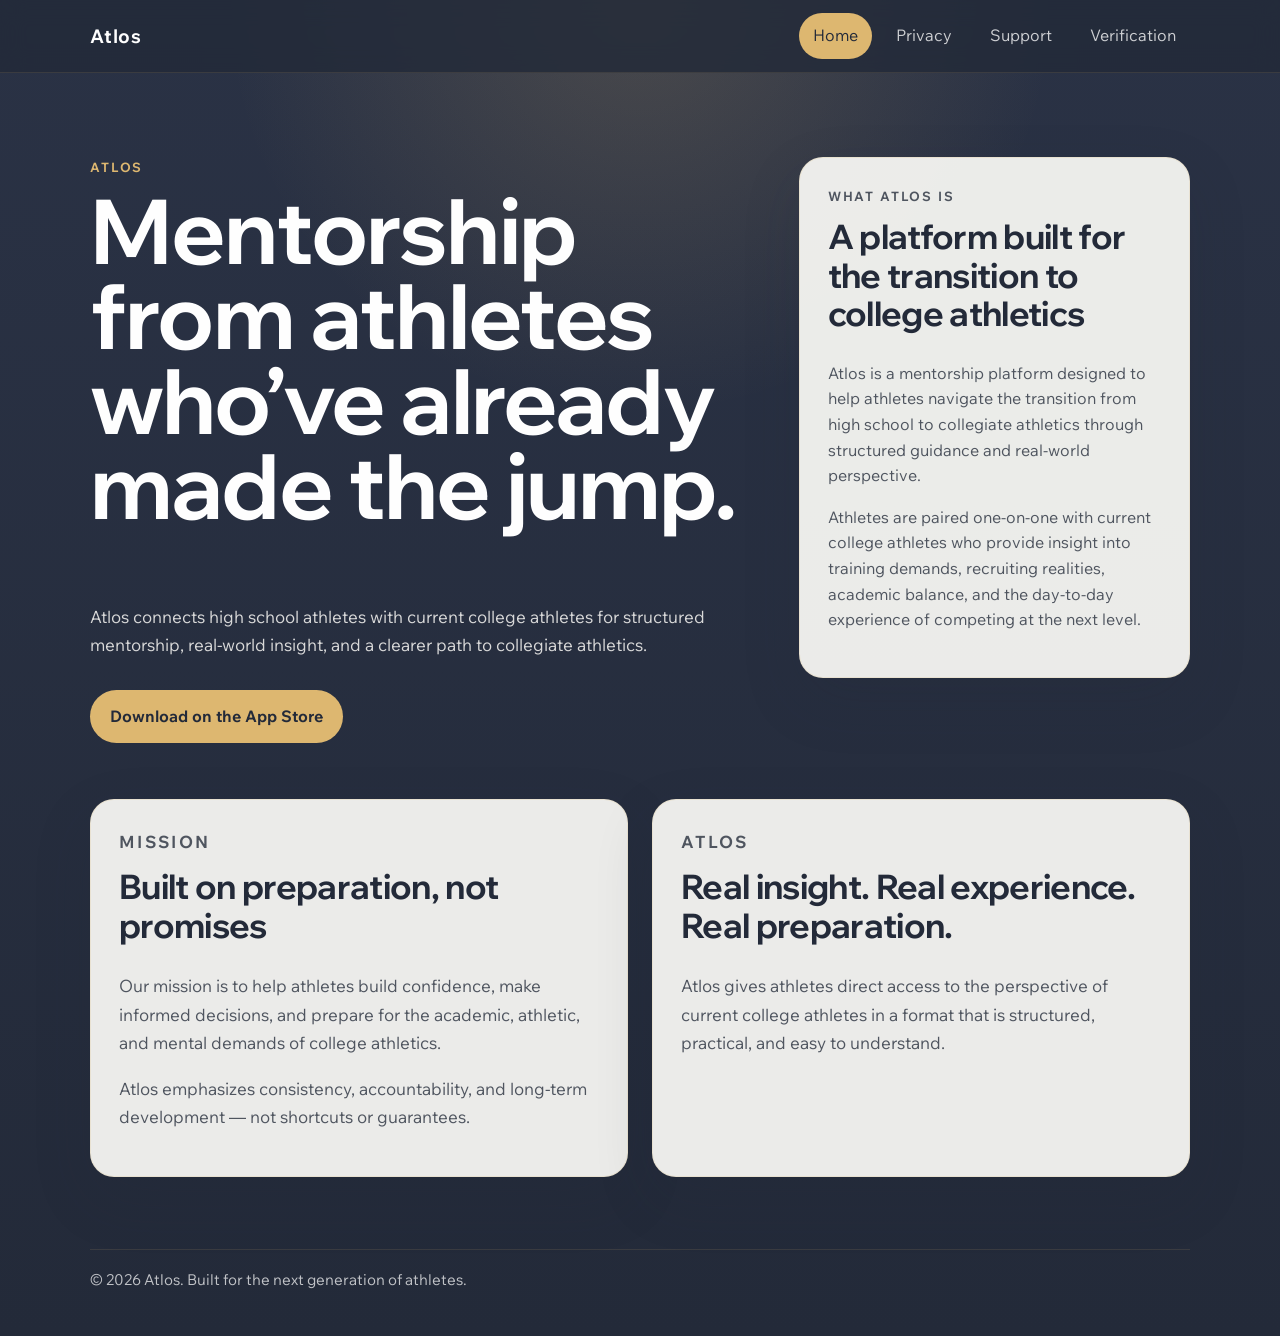
<file: index.html>
<!doctype html>
<html lang="en">
  <head>
    <meta charset="utf-8">
    <meta name="viewport" content="width=device-width, initial-scale=1">
    <title>Atlos</title>
    <meta
      name="description"
      content="Atlos offers a clear, professional home for mentorship, support, and credential verification."
    >
    <link rel="stylesheet" href="./styles.css">
  </head>
  <body>
    <header class="site-header">
      <div class="container nav-wrap">
        <a class="brand" href="/">Atlos</a>
        <nav class="site-nav" aria-label="Primary navigation">
          <a class="active" href="/">Home</a>
          <a href="/privacy/">Privacy</a>
          <a href="/support/">Support</a>
          <a href="/verify/">Verification</a>
        </nav>
      </div>
    </header>

    <main>
      <section class="hero">
        <div class="container hero-grid">
          <div>
            <p class="eyebrow">Atlos</p>
            <h1>Mentorship from athletes who&rsquo;ve already made the jump.</h1>
            <p class="lede">
              Atlos connects high school athletes with current college athletes
              for structured mentorship, real-world insight, and a clearer path
              to collegiate athletics.
            </p>
            <div class="actions">
              <a
                class="button"
                href="https://apps.apple.com/us/app/atlos-athlete-network/id6756862437"
              >
                Download on the App Store
              </a>
            </div>
          </div>
          <aside class="feature-card" aria-label="Atlos overview">
            <p class="section-label">What Atlos Is</p>
            <h2>A platform built for the transition to college athletics</h2>
            <p>
              Atlos is a mentorship platform designed to help athletes navigate
              the transition from high school to collegiate athletics through
              structured guidance and real-world perspective.
            </p>
            <p>
              Athletes are paired one-on-one with current college athletes who
              provide insight into training demands, recruiting realities,
              academic balance, and the day-to-day experience of competing at
              the next level.
            </p>
          </aside>
        </div>
      </section>

      <section class="section">
        <div class="container split-grid">
          <article class="panel">
            <p class="section-label">Mission</p>
            <h2>Built on preparation, not promises</h2>
            <p>
              Our mission is to help athletes build confidence, make informed
              decisions, and prepare for the academic, athletic, and mental
              demands of college athletics.
            </p>
            <p>
              Atlos emphasizes consistency, accountability, and long-term
              development &mdash; not shortcuts or guarantees.
            </p>
          </article>
          <article class="panel">
            <p class="section-label">Atlos</p>
            <h2>Real insight. Real experience. Real preparation.</h2>
            <p>
              Atlos gives athletes direct access to the perspective of current
              college athletes in a format that is structured, practical, and
              easy to understand.
            </p>
          </article>
        </div>
      </section>
    </main>

    <footer class="site-footer">
      <div class="container footer-wrap">
        <p>&copy; 2026 Atlos. Built for the next generation of athletes.</p>
      </div>
    </footer>
  </body>
  </html>
</file>
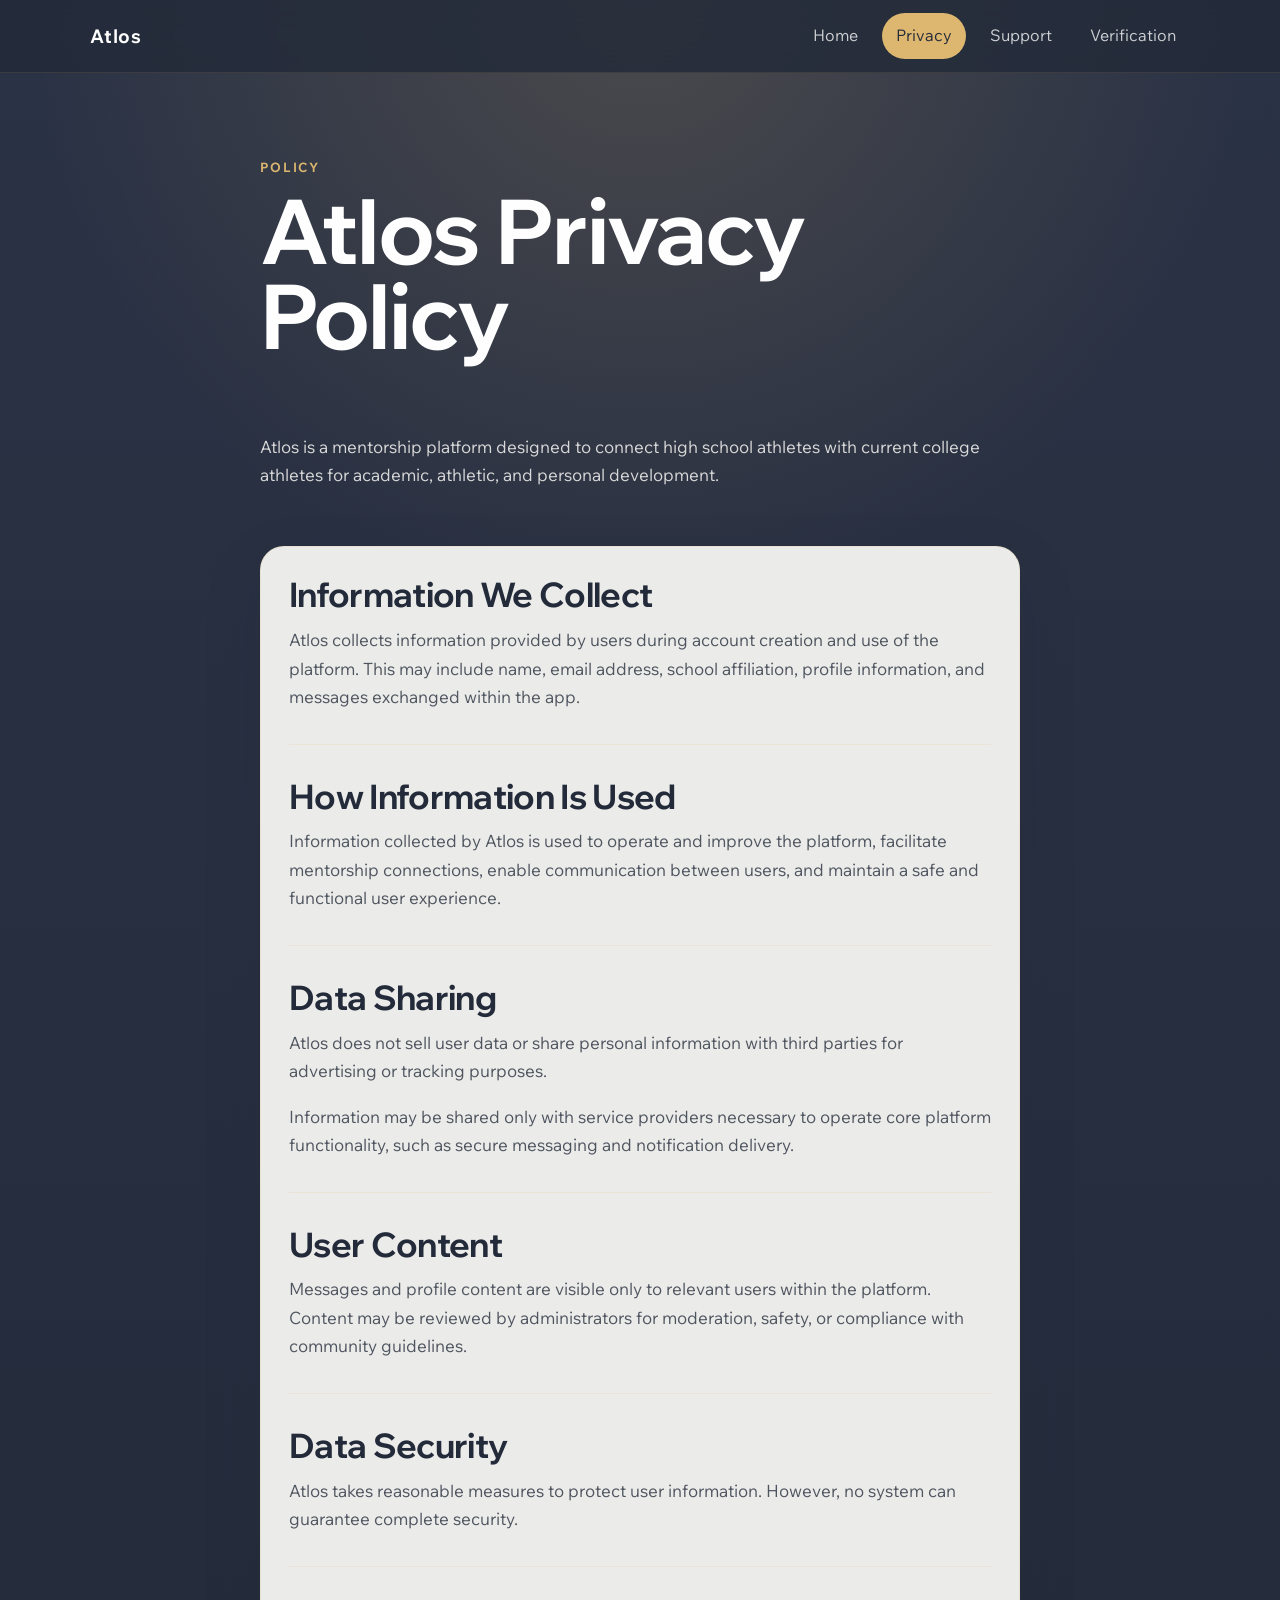
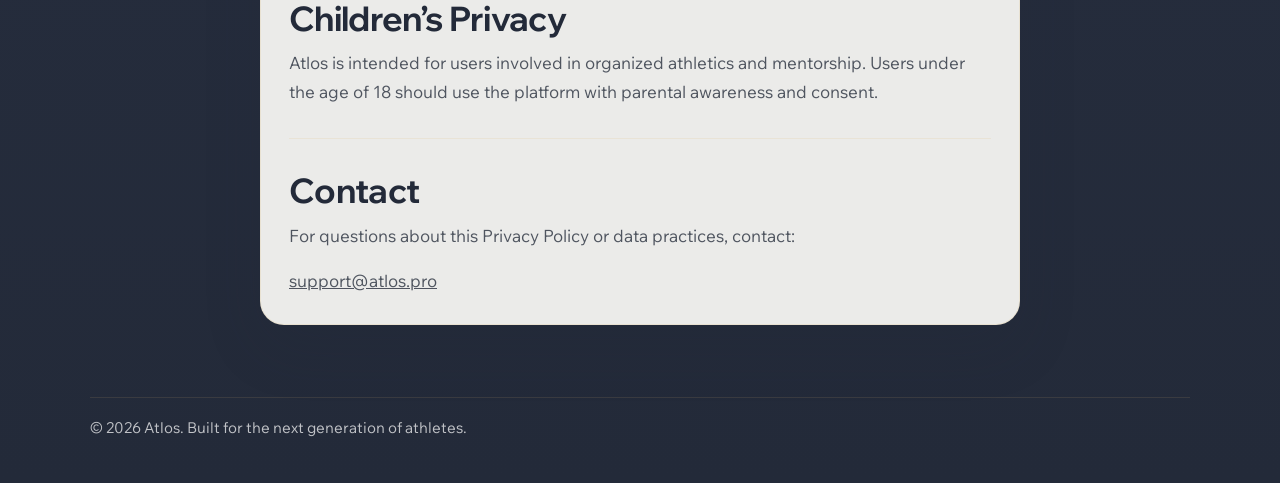
<file: privacy/index.html>
<!doctype html>
<html lang="en">
  <head>
    <meta charset="utf-8">
    <meta name="viewport" content="width=device-width, initial-scale=1">
    <title>Privacy Policy | Atlos</title>
    <meta
      name="description"
      content="Privacy policy information for Atlos."
    >
    <link rel="stylesheet" href="../styles.css">
  </head>
  <body>
    <header class="site-header">
      <div class="container nav-wrap">
        <a class="brand" href="/">Atlos</a>
        <nav class="site-nav" aria-label="Primary navigation">
          <a href="/">Home</a>
          <a class="active" href="/privacy/">Privacy</a>
          <a href="/support/">Support</a>
          <a href="/verify/">Verification</a>
        </nav>
      </div>
    </header>

    <main class="page-main">
      <section class="page-hero">
        <div class="container narrow">
          <p class="eyebrow">Policy</p>
          <h1>Atlos Privacy Policy</h1>
          <p class="lede">
            Atlos is a mentorship platform designed to connect high school
            athletes with current college athletes for academic, athletic, and
            personal development.
          </p>
        </div>
      </section>

      <section class="section">
        <div class="container narrow">
          <article class="content-card">
            <section class="policy-section">
              <h2>Information We Collect</h2>
              <p>
                Atlos collects information provided by users during account
                creation and use of the platform. This may include name, email
                address, school affiliation, profile information, and messages
                exchanged within the app.
              </p>
            </section>

            <section class="policy-section">
              <h2>How Information Is Used</h2>
              <p>
                Information collected by Atlos is used to operate and improve the
                platform, facilitate mentorship connections, enable communication
                between users, and maintain a safe and functional user
                experience.
              </p>
            </section>

            <section class="policy-section">
              <h2>Data Sharing</h2>
              <p>
                Atlos does not sell user data or share personal information with
                third parties for advertising or tracking purposes.
              </p>
              <p>
                Information may be shared only with service providers necessary
                to operate core platform functionality, such as secure messaging
                and notification delivery.
              </p>
            </section>

            <section class="policy-section">
              <h2>User Content</h2>
              <p>
                Messages and profile content are visible only to relevant users
                within the platform. Content may be reviewed by administrators
                for moderation, safety, or compliance with community guidelines.
              </p>
            </section>

            <section class="policy-section">
              <h2>Data Security</h2>
              <p>
                Atlos takes reasonable measures to protect user information.
                However, no system can guarantee complete security.
              </p>
            </section>

            <section class="policy-section">
              <h2>Children&rsquo;s Privacy</h2>
              <p>
                Atlos is intended for users involved in organized athletics and
                mentorship. Users under the age of 18 should use the platform
                with parental awareness and consent.
              </p>
            </section>

            <section class="policy-section">
              <h2>Contact</h2>
              <p>For questions about this Privacy Policy or data practices, contact:</p>
              <p><a href="mailto:support@atlos.pro">support@atlos.pro</a></p>
            </section>
          </article>
        </div>
      </section>
    </main>

    <footer class="site-footer">
      <div class="container footer-wrap">
        <p>&copy; 2026 Atlos. Built for the next generation of athletes.</p>
      </div>
    </footer>
  </body>
  </html>
</file>
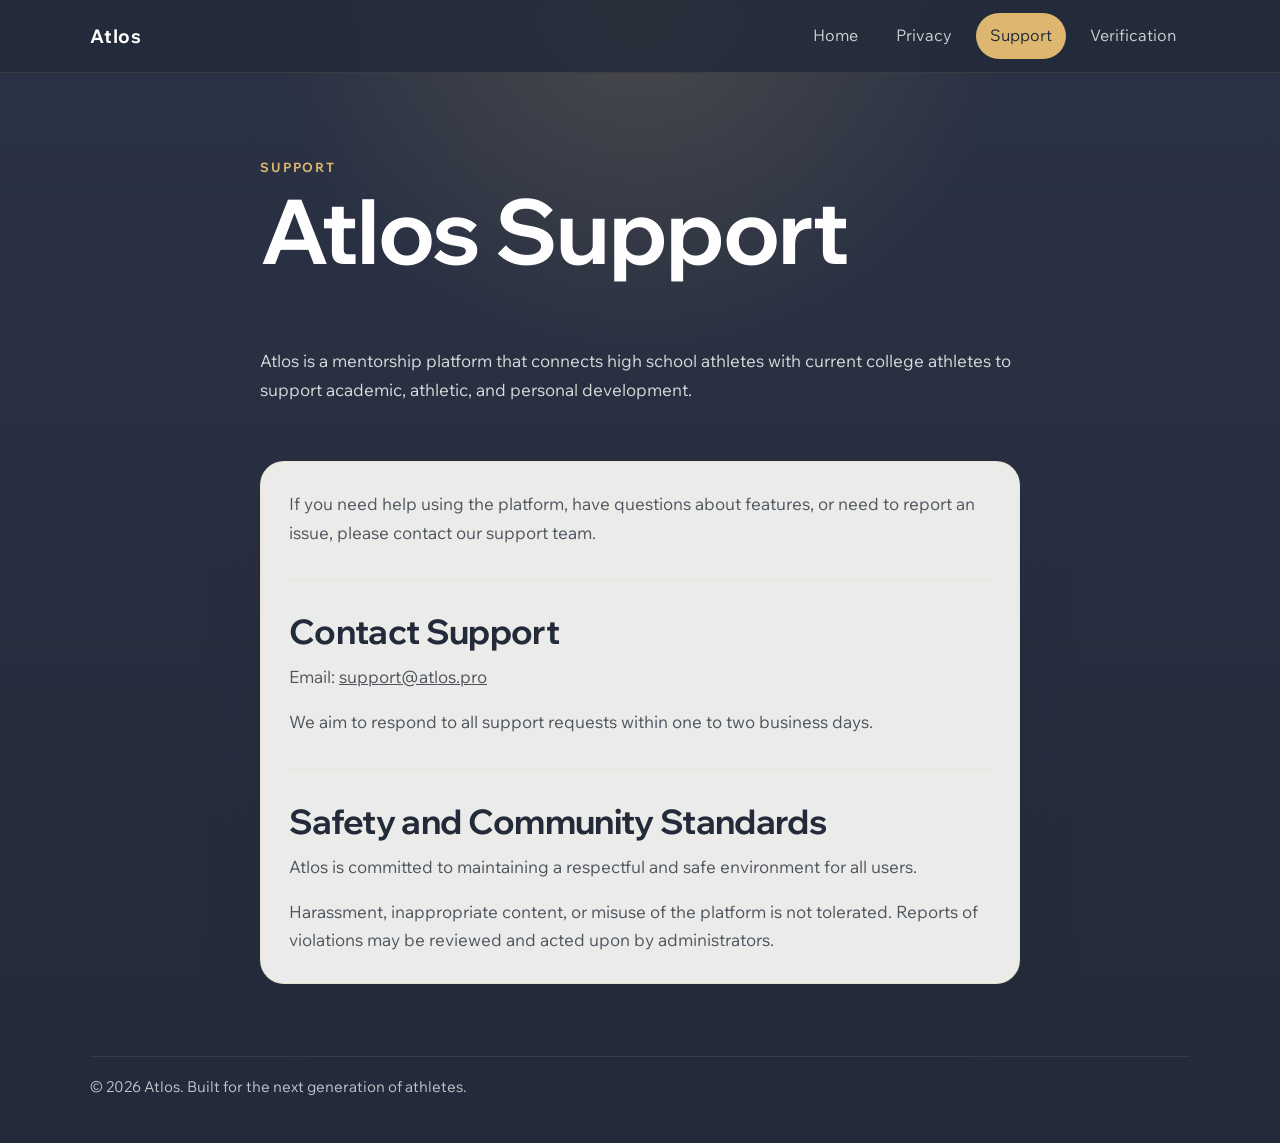
<file: support/index.html>
<!doctype html>
<html lang="en">
  <head>
    <meta charset="utf-8">
    <meta name="viewport" content="width=device-width, initial-scale=1">
    <title>Support | Atlos</title>
    <meta
      name="description"
      content="Support information for Atlos."
    >
    <link rel="stylesheet" href="../styles.css">
  </head>
  <body>
    <header class="site-header">
      <div class="container nav-wrap">
        <a class="brand" href="/">Atlos</a>
        <nav class="site-nav" aria-label="Primary navigation">
          <a href="/">Home</a>
          <a href="/privacy/">Privacy</a>
          <a class="active" href="/support/">Support</a>
          <a href="/verify/">Verification</a>
        </nav>
      </div>
    </header>

    <main class="page-main">
      <section class="page-hero">
        <div class="container narrow">
          <p class="eyebrow">Support</p>
          <h1>Atlos Support</h1>
          <p class="lede">
            Atlos is a mentorship platform that connects high school athletes
            with current college athletes to support academic, athletic, and
            personal development.
          </p>
        </div>
      </section>

      <section class="section">
        <div class="container narrow">
          <article class="content-card">
            <section class="policy-section">
              <p>
                If you need help using the platform, have questions about
                features, or need to report an issue, please contact our support
                team.
              </p>
            </section>

            <section class="policy-section">
              <h2>Contact Support</h2>
              <p>Email: <a href="mailto:support@atlos.pro">support@atlos.pro</a></p>
              <p>
                We aim to respond to all support requests within one to two
                business days.
              </p>
            </section>

            <section class="policy-section">
              <h2>Safety and Community Standards</h2>
              <p>
                Atlos is committed to maintaining a respectful and safe
                environment for all users.
              </p>
              <p>
                Harassment, inappropriate content, or misuse of the platform is
                not tolerated. Reports of violations may be reviewed and acted
                upon by administrators.
              </p>
            </section>
          </article>
        </div>
      </section>
    </main>

    <footer class="site-footer">
      <div class="container footer-wrap">
        <p>&copy; 2026 Atlos. Built for the next generation of athletes.</p>
      </div>
    </footer>
  </body>
  </html>
</file>
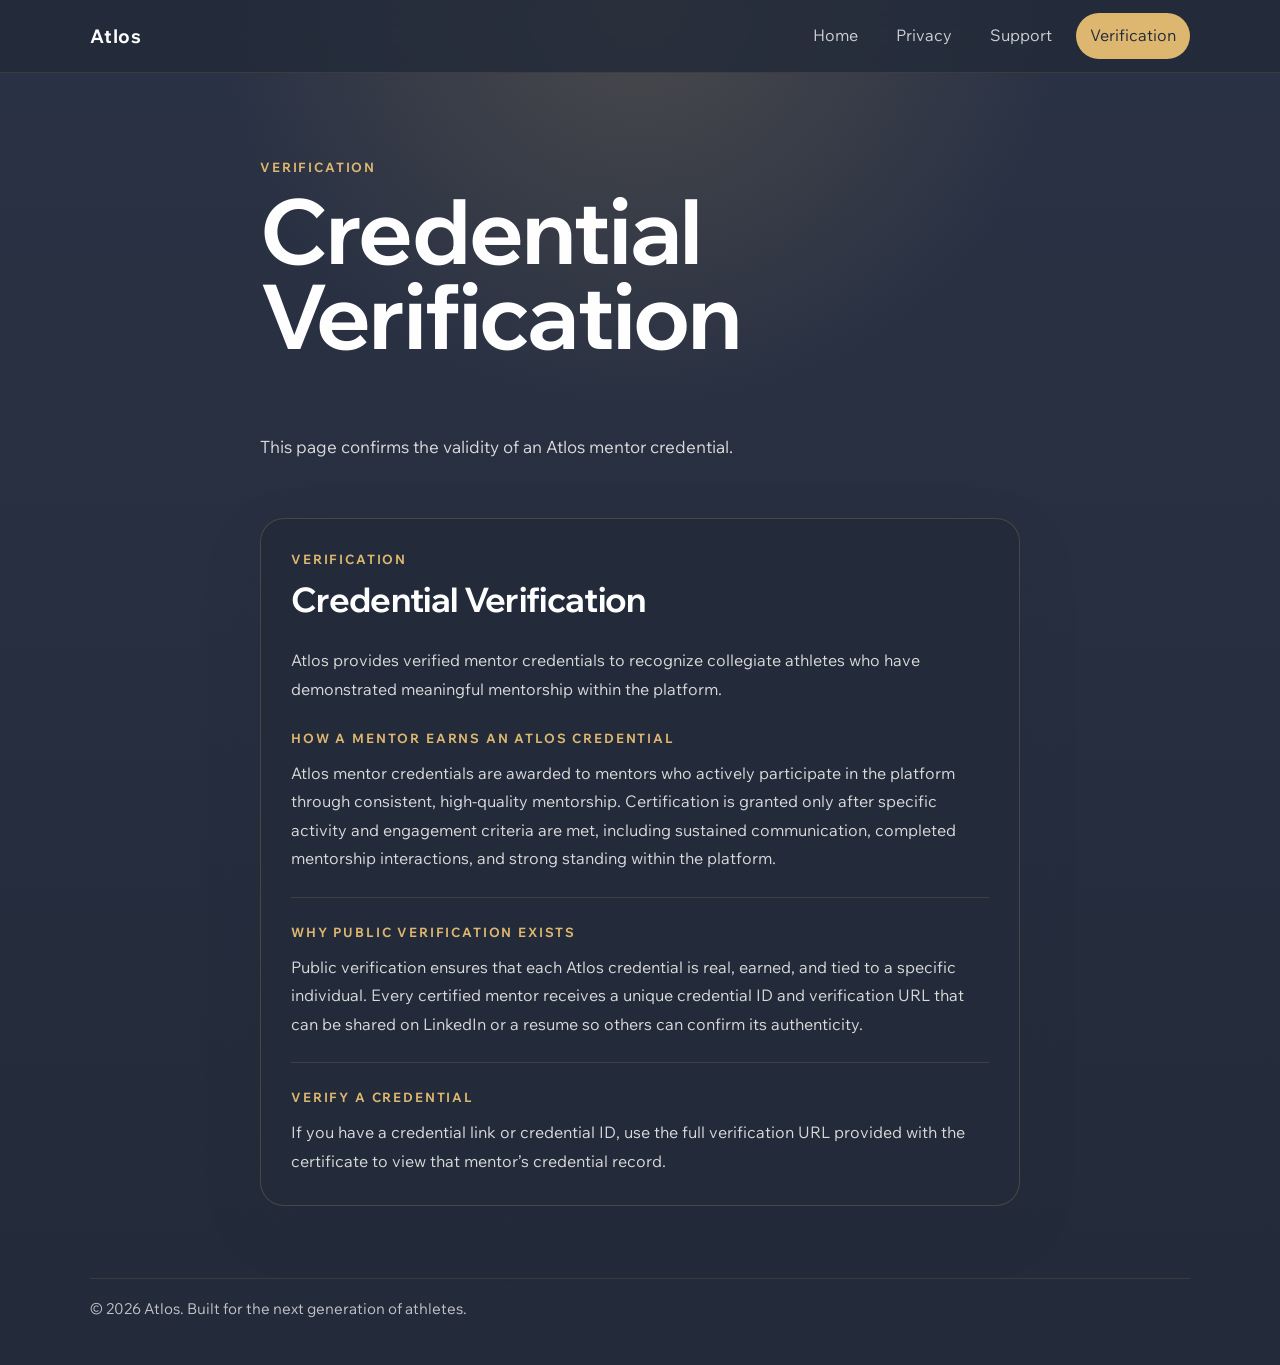
<file: verification/index.html>
<!doctype html>
<html lang="en">
  <head>
    <meta charset="utf-8">
    <meta
      http-equiv="refresh"
      content="0; url=/verify/"
    >
    <meta name="viewport" content="width=device-width, initial-scale=1">
    <title>Redirecting | Atlos</title>
    <script>
      const target = `/verify/${window.location.search || ""}`;
      window.location.replace(target);
    </script>
  </head>
  <body></body>
  </html>
</file>
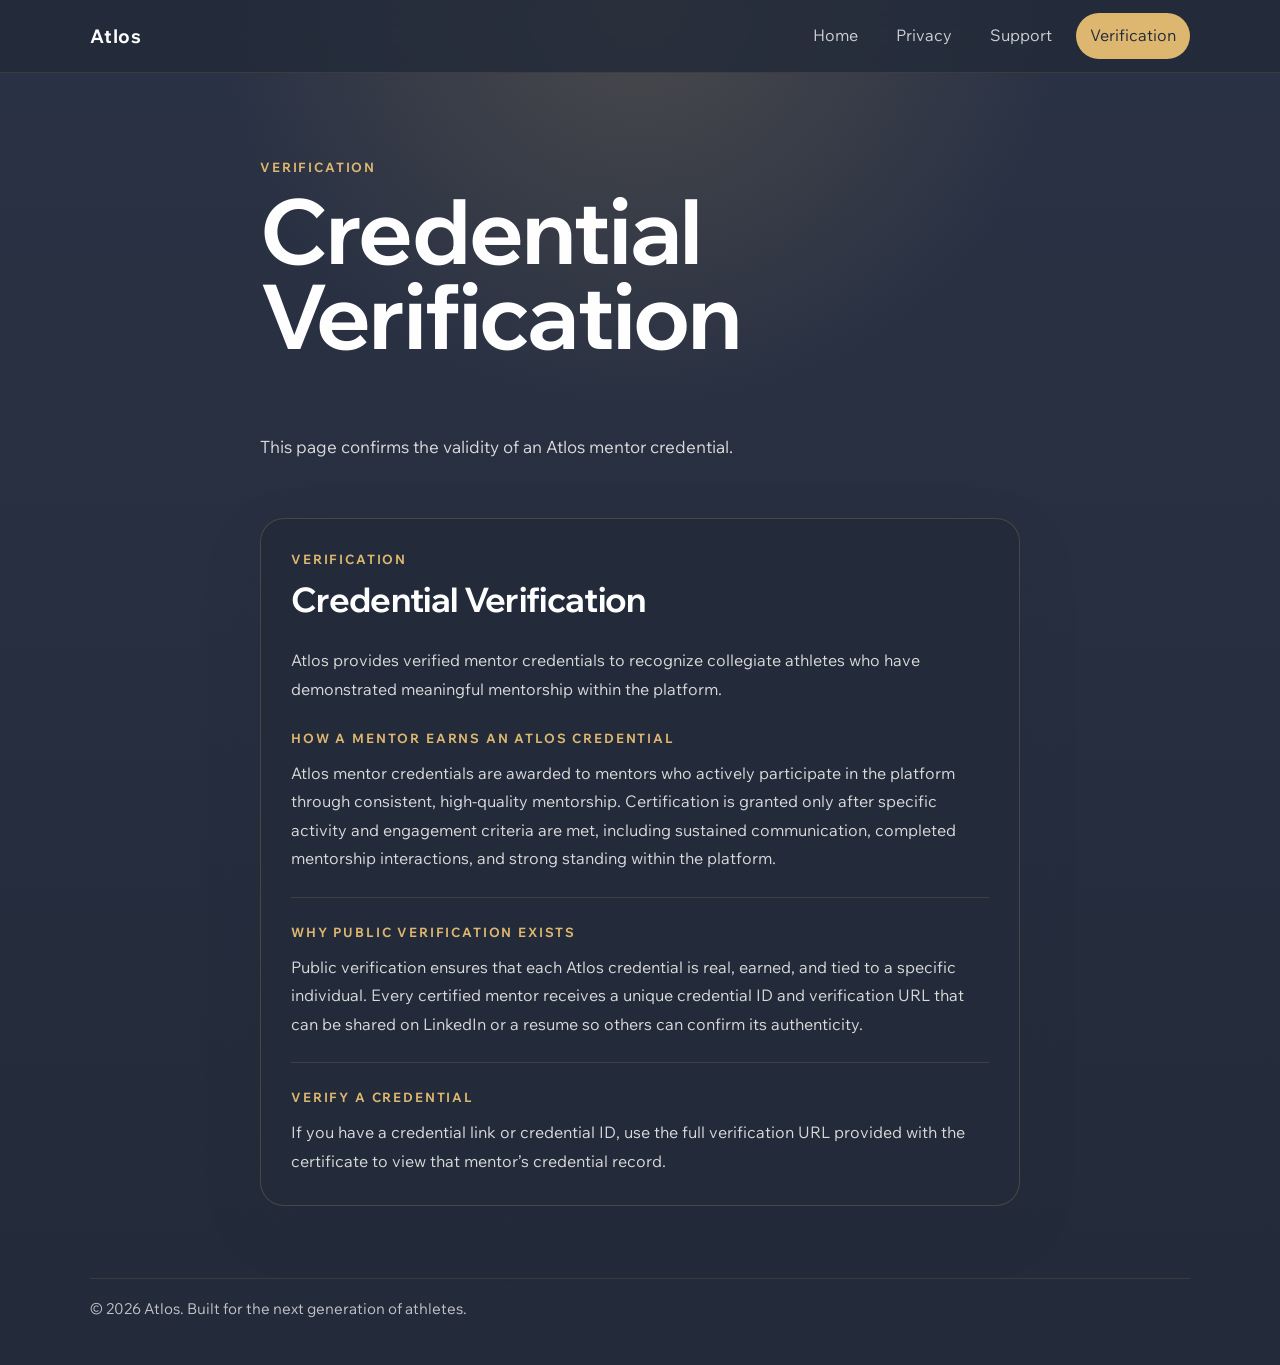
<file: verify/index.html>
<!doctype html>
<html lang="en">
  <head>
    <meta charset="utf-8">
    <meta name="viewport" content="width=device-width, initial-scale=1">
    <title>Credential Verification | Atlos</title>
    <meta
      name="description"
      content="Verify Atlos mentor credentials by credential ID."
    >
    <link rel="stylesheet" href="../styles.css">
  </head>
  <body>
    <header class="site-header">
      <div class="container nav-wrap">
        <a class="brand" href="/">Atlos</a>
        <nav class="site-nav" aria-label="Primary navigation">
          <a href="/">Home</a>
          <a href="/privacy/">Privacy</a>
          <a href="/support/">Support</a>
          <a class="active" href="/verify/">Verification</a>
        </nav>
      </div>
    </header>

    <main class="page-main">
      <section class="page-hero">
        <div class="container narrow">
          <p class="eyebrow">Verification</p>
          <h1>Credential Verification</h1>
          <p class="lede">
            This page confirms the validity of an Atlos mentor credential.
          </p>
        </div>
      </section>

      <section class="section">
        <div class="container narrow">
          <article class="verification-card" id="verification-card" hidden>
            <div class="verification-header">
              <div>
                <p class="section-label">Mentor Information</p>
                <h2 id="credential-name">Loading...</h2>
                <p class="verification-subtitle" id="credential-title"></p>
              </div>
              <span class="status-badge" id="credential-status-badge"></span>
            </div>

            <div class="verification-section">
              <p class="section-label">Credential Details</p>
            </div>

            <div class="verification-grid">
              <div class="detail-item">
                <p class="detail-label">Credential ID</p>
                <p class="detail-value" id="credential-id"></p>
              </div>
              <div class="detail-item">
                <p class="detail-label">Issue Date</p>
                <p class="detail-value" id="credential-issue-date"></p>
              </div>
              <div class="detail-item">
                <p class="detail-label">Status</p>
                <p class="detail-value" id="credential-status"></p>
              </div>
            </div>

            <div class="verification-section top-gap">
              <p class="section-label">Description</p>
              <p class="verification-copy" id="credential-description"></p>
            </div>
          </article>

          <article class="verification-card verification-state" id="verification-message">
            <p class="section-label">Verification</p>
            <h2 id="message-title">Credential Verification</h2>
            <p class="verification-copy" id="message-body">
              Atlos provides verified mentor credentials to recognize collegiate
              athletes who have demonstrated meaningful mentorship within the
              platform.
            </p>

            <div class="verification-section top-gap info-section">
              <p class="section-label">How a mentor earns an Atlos credential</p>
              <p class="verification-copy">
                Atlos mentor credentials are awarded to mentors who actively
                participate in the platform through consistent, high-quality
                mentorship. Certification is granted only after specific
                activity and engagement criteria are met, including sustained
                communication, completed mentorship interactions, and strong
                standing within the platform.
              </p>
            </div>

            <div class="verification-section top-gap info-section">
              <p class="section-label">Why public verification exists</p>
              <p class="verification-copy">
                Public verification ensures that each Atlos credential is real,
                earned, and tied to a specific individual. Every certified
                mentor receives a unique credential ID and verification URL that
                can be shared on LinkedIn or a resume so others can confirm its
                authenticity.
              </p>
            </div>

            <div class="verification-section top-gap info-section">
              <p class="section-label">Verify a credential</p>
              <p class="verification-copy">
                If you have a credential link or credential ID, use the full
                verification URL provided with the certificate to view that
                mentor&rsquo;s credential record.
              </p>
            </div>
          </article>
        </div>
      </section>
    </main>

    <footer class="site-footer">
      <div class="container footer-wrap">
        <p>&copy; 2026 Atlos. Built for the next generation of athletes.</p>
      </div>
    </footer>

    <script src="./verify.js" defer></script>
  </body>
  </html>
</file>
<file: styles.css>
@import url("https://fonts.googleapis.com/css2?family=Wix+Madefor+Display:wght@400;500;600;700;800&family=Wix+Madefor+Text:ital,wght@0,400;0,500;0,600;0,700;1,400;1,500&display=swap");

:root {
  --bg: #f4f4f1;
  --surface: #232a39;
  --surface-strong: #232a39;
  --text: #fefefe;
  --muted: #d9d9d9;
  --accent: #ddb770;
  --accent-strong: #c8a15f;
  --line: rgba(221, 183, 112, 0.2);
  --shadow: 0 22px 60px rgba(35, 42, 57, 0.14);
}

* {
  box-sizing: border-box;
}

html {
  min-height: 100%;
}

body {
  margin: 0;
  min-height: 100vh;
  background:
    radial-gradient(circle at top, rgba(221, 183, 112, 0.18), transparent 28%),
    linear-gradient(180deg, #2a3245 0%, var(--surface-strong) 100%);
  color: var(--text);
  font-family: "Wix Madefor Text", "Helvetica Neue", Arial, sans-serif;
  font-size: 16px;
  line-height: 1.6;
}

a {
  color: inherit;
}

main {
  display: block;
}

.container {
  width: min(1100px, calc(100% - 40px));
  margin: 0 auto;
}

.narrow {
  width: min(760px, 100%);
}

.site-header {
  position: sticky;
  top: 0;
  z-index: 10;
  backdrop-filter: blur(12px);
  background: rgba(35, 42, 57, 0.82);
  border-bottom: 1px solid rgba(221, 183, 112, 0.12);
}

.nav-wrap,
.footer-wrap {
  display: flex;
  align-items: center;
  justify-content: space-between;
  gap: 20px;
}

.nav-wrap {
  min-height: 72px;
}

.brand {
  font-size: 1.2rem;
  font-weight: 700;
  letter-spacing: 0.04em;
  text-decoration: none;
  color: var(--text);
}

.site-nav {
  display: flex;
  flex-wrap: wrap;
  gap: 10px;
}

.site-nav a {
  padding: 10px 14px;
  border-radius: 999px;
  color: rgba(254, 254, 254, 0.78);
  text-decoration: none;
  transition: background 150ms ease, color 150ms ease;
}

.site-nav a:hover,
.site-nav a:focus-visible,
.site-nav a.active {
  background: var(--accent);
  color: #232a39;
}

.hero,
.page-hero {
  padding: 84px 0 28px;
}

.hero-grid,
.split-grid {
  display: grid;
  gap: 24px;
}

.hero-grid {
  grid-template-columns: minmax(0, 1.4fr) minmax(280px, 0.8fr);
  align-items: start;
}

.split-grid {
  grid-template-columns: repeat(2, minmax(0, 1fr));
}

.section {
  padding: 28px 0 72px;
}

.page-main .section {
  padding-top: 12px;
}

.eyebrow,
.section-label,
.placeholder-label,
.detail-label {
  margin: 0 0 10px;
  color: var(--accent);
  font-size: 0.82rem;
  font-weight: 700;
  letter-spacing: 0.14em;
  text-transform: uppercase;
}

h1,
h2,
h3,
p {
  margin-top: 0;
}

h1,
h2,
h3 {
  font-family: "Wix Madefor Display", "Helvetica Neue", Arial, sans-serif;
  font-weight: 700;
  letter-spacing: -0.02em;
}

h1 {
  max-width: 12ch;
  font-size: clamp(3rem, 7vw, 5.8rem);
  line-height: 0.95;
}

h2 {
  font-size: clamp(1.6rem, 3vw, 2.1rem);
  line-height: 1.15;
}

h3 {
  font-size: clamp(1.2rem, 2vw, 1.4rem);
  line-height: 1.2;
}

.hero h1,
.page-hero h1 {
  color: var(--text);
}

.lede,
.panel p,
.content-card p,
.detail-value {
  color: var(--muted);
  font-size: 1.05rem;
  line-height: 1.7;
}

.feature-card,
.panel,
.content-card {
  color: #232a39;
}

.actions {
  display: flex;
  flex-wrap: wrap;
  gap: 14px;
  margin-top: 30px;
}

.button {
  display: inline-block;
  padding: 14px 20px;
  border-radius: 999px;
  background: var(--accent);
  color: #232a39;
  text-decoration: none;
  font-family: "Wix Madefor Text", "Helvetica Neue", Arial, sans-serif;
  font-weight: 700;
  transition: transform 150ms ease, background 150ms ease;
}

.button.secondary {
  background: transparent;
  color: var(--text);
  border: 1px solid rgba(254, 254, 254, 0.2);
}

.button:hover,
.button:focus-visible {
  transform: translateY(-1px);
}

.button:not(.secondary):hover,
.button:not(.secondary):focus-visible {
  background: var(--accent-strong);
}

.feature-card,
.panel,
.content-card,
.verification-card {
  border: 1px solid var(--line);
  border-radius: 24px;
  background: rgba(244, 244, 241, 0.96);
  box-shadow: var(--shadow);
}

.feature-card,
.panel,
.content-card {
  padding: 28px;
}

.feature-card h2,
.panel h2,
.content-card h2 {
  color: #232a39;
}

.feature-card p,
.feature-list,
.panel p,
.content-card p {
  color: rgba(35, 42, 57, 0.78);
}

.policy-section + .policy-section {
  margin-top: 32px;
  padding-top: 32px;
  border-top: 1px solid rgba(221, 183, 112, 0.16);
}

.policy-section h2 {
  margin-bottom: 12px;
}

.policy-section p:last-child {
  margin-bottom: 0;
}

.feature-list {
  margin: 18px 0 0;
  padding-left: 18px;
  line-height: 1.8;
}

.placeholder-block {
  margin-top: 22px;
  padding: 20px;
  border: 1px dashed rgba(221, 183, 112, 0.34);
  border-radius: 18px;
  background: rgba(221, 183, 112, 0.08);
}

.verification-card {
  padding: 30px;
  background: var(--surface-strong);
  color: var(--text);
}

.verification-header {
  display: flex;
  align-items: flex-start;
  justify-content: space-between;
  gap: 20px;
  padding-bottom: 20px;
  margin-bottom: 24px;
  border-bottom: 1px solid var(--line);
}

.verification-subtitle {
  margin: 10px 0 0;
  color: var(--muted);
  font-size: 1.05rem;
  line-height: 1.6;
}

.verification-section {
  margin-top: 8px;
}

.status-badge {
  display: inline-flex;
  align-items: center;
  padding: 10px 14px;
  border-radius: 999px;
  background: #22c55e;
  color: #fefefe;
  border: 1px solid #16a34a;
  font-size: 0.92rem;
  font-weight: 700;
  letter-spacing: 0.02em;
}

.verification-grid {
  display: grid;
  grid-template-columns: repeat(2, minmax(0, 1fr));
  gap: 18px;
}

.detail-item {
  padding: 18px;
  border-radius: 18px;
  background: rgba(254, 254, 254, 0.04);
  border: 1px solid rgba(221, 183, 112, 0.14);
}

.detail-value {
  margin-bottom: 0;
  color: var(--text);
}

.verification-copy {
  margin-bottom: 0;
  color: var(--muted);
  font-size: 1.02rem;
  line-height: 1.75;
}

.verification-state {
  padding: 30px;
}

.info-section + .info-section {
  padding-top: 24px;
  border-top: 1px solid rgba(221, 183, 112, 0.14);
}

.top-gap {
  margin-top: 24px;
}

.site-footer {
  padding: 0 0 28px;
}

.footer-wrap {
  padding-top: 18px;
  border-top: 1px solid rgba(221, 183, 112, 0.12);
  color: rgba(254, 254, 254, 0.72);
  font-size: 0.95rem;
}

@media (max-width: 860px) {
  .hero-grid,
  .split-grid,
  .verification-grid {
    grid-template-columns: 1fr;
  }
}

@media (max-width: 640px) {
  .container {
    width: min(100% - 28px, 1100px);
  }

  .nav-wrap,
  .footer-wrap,
  .verification-header {
    flex-direction: column;
    align-items: flex-start;
  }

  .feature-card,
  .panel,
  .content-card,
  .verification-card {
    padding: 22px;
    border-radius: 20px;
  }

  .hero,
  .page-hero {
    padding-top: 56px;
  }
}
</file>
